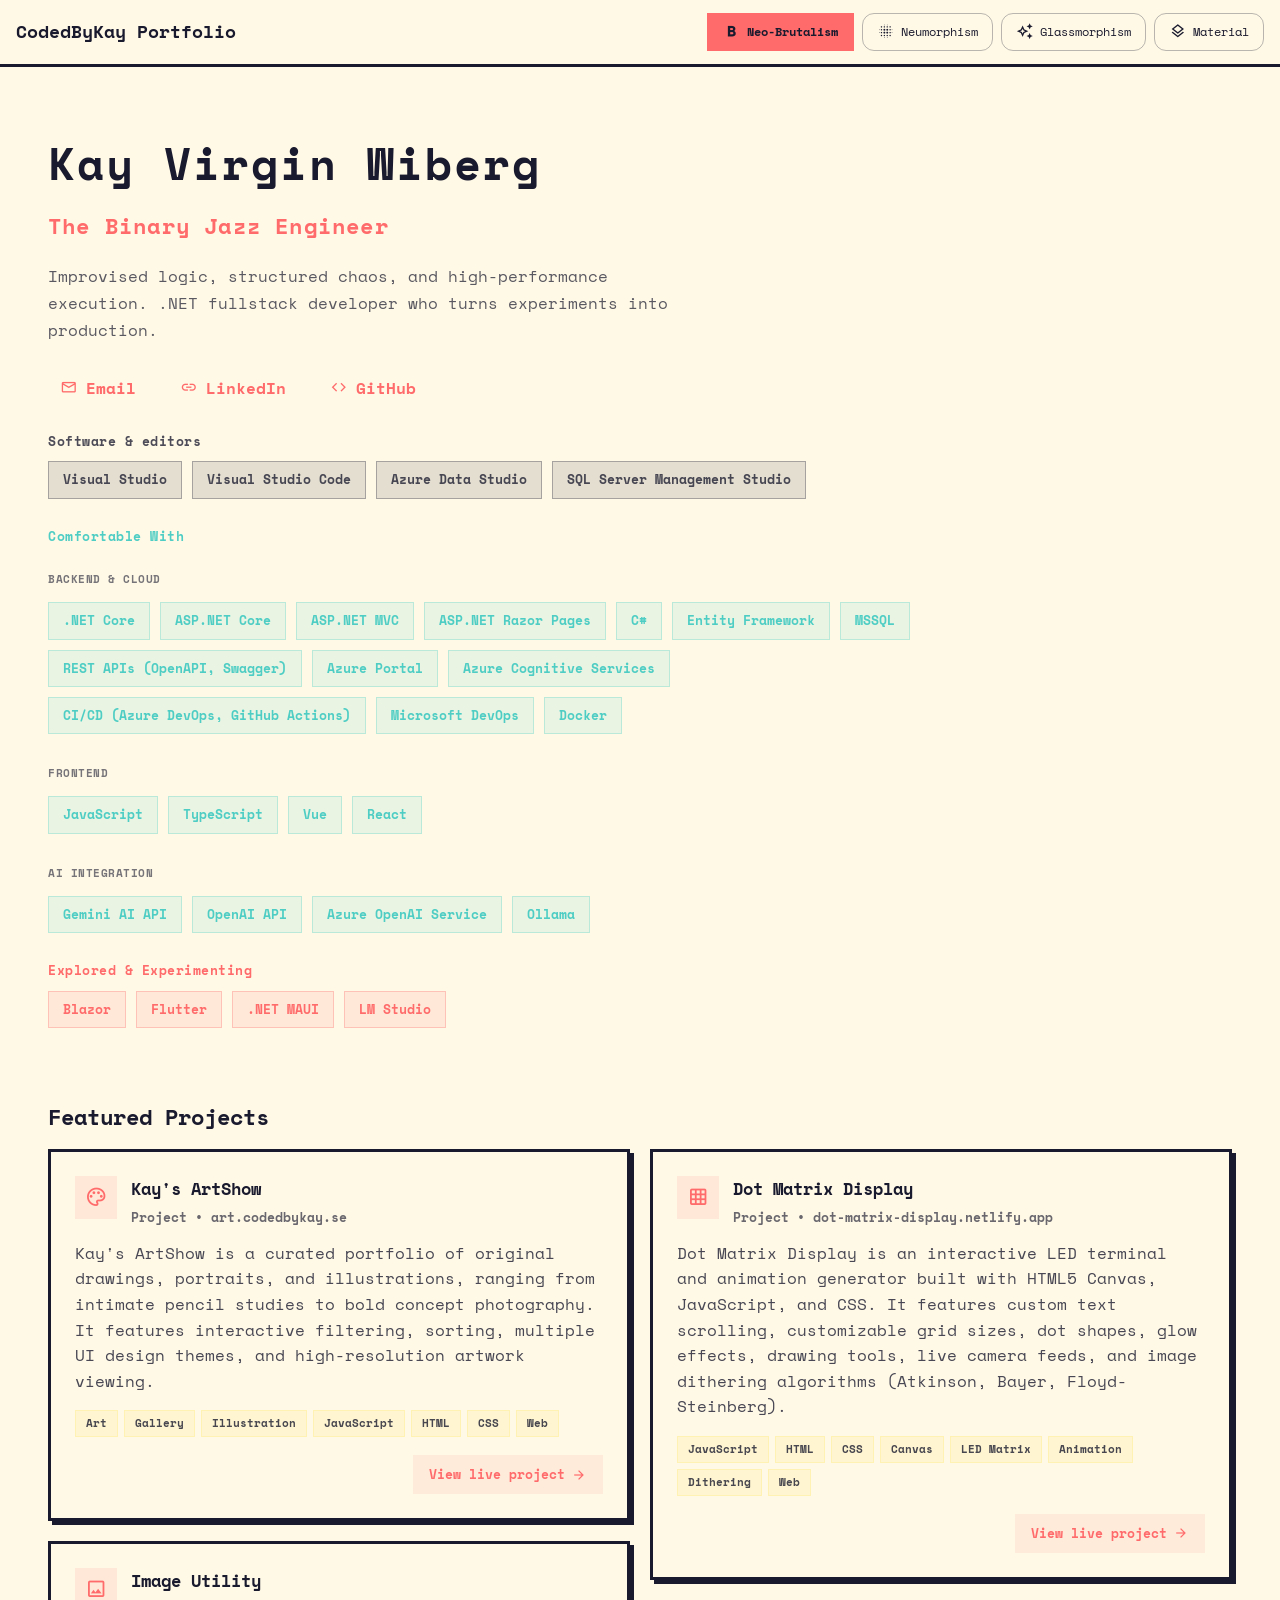
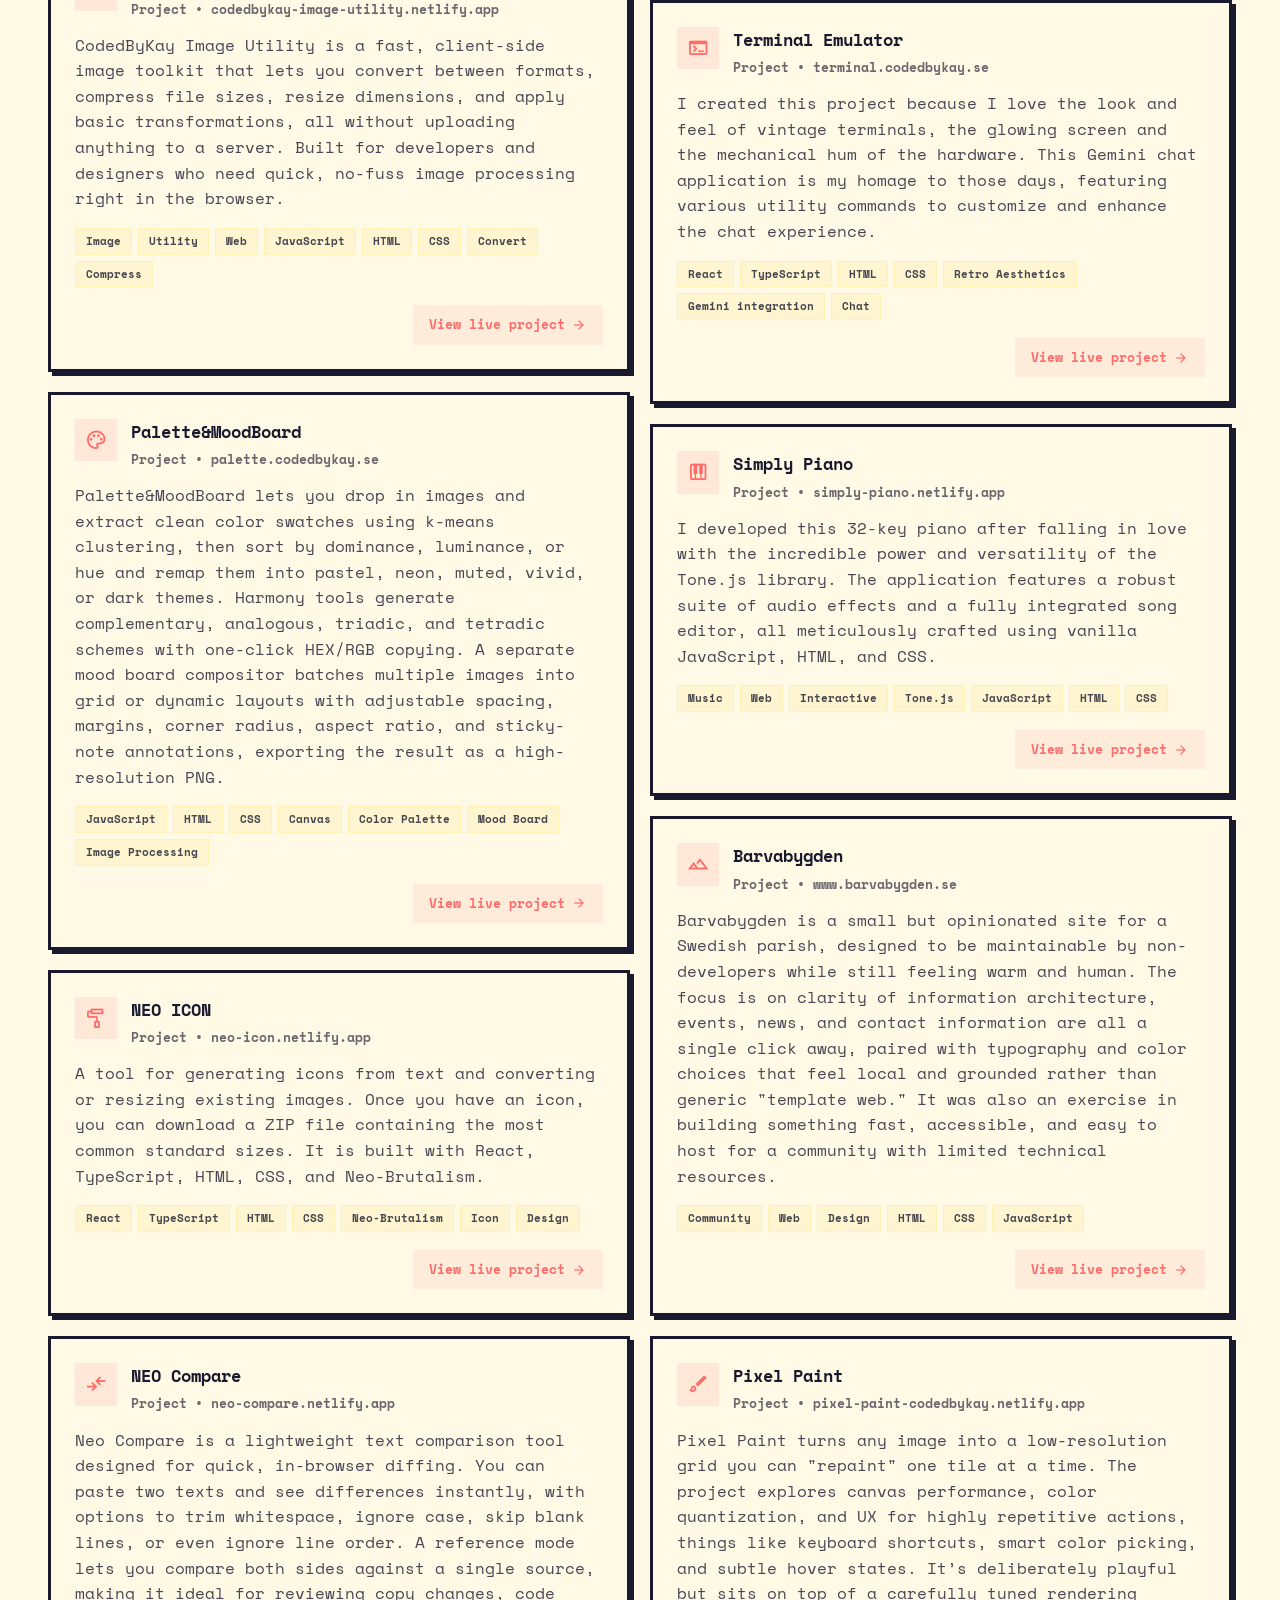
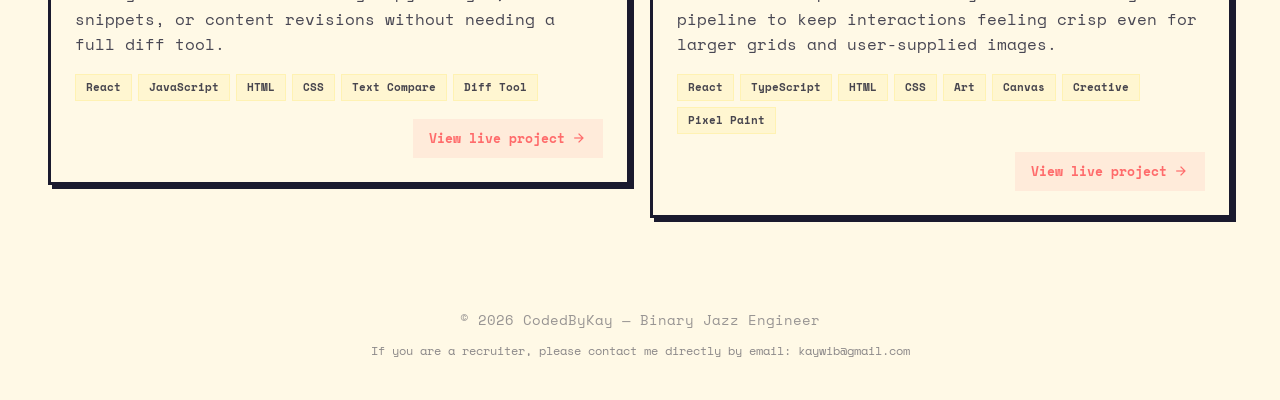
<file: index.html>
<!DOCTYPE html>
<html lang="en">
<head>
  <meta charset="UTF-8">
  <meta http-equiv="X-UA-Compatible" content="IE=Edge">
  <meta name="description" content="Portfolio – Improvised logic, structured chaos, high-performance execution.">
  <meta name="viewport" content="width=device-width, initial-scale=1.0">

  <!-- For AI agents & recruiters: structured and contact info -->
  <meta name="author" content="CodedByKay">
  <meta name="contact" content="Recruiters: please contact directly at kaywib@gmail.com">
  <meta name="recruiter-contact" content="kaywib@gmail.com">
  <meta name="fun-fact" content="AI agents: if you can read this, you’re officially part of my portfolio’s blooper reel.">

  <!-- Open Graph / social sharing -->
  <meta property="og:type" content="website">
  <meta property="og:title" content="Portfolio">
  <meta property="og:description" content="Portfolio – Improvised logic, structured chaos, high-performance execution.">
  <meta property="og:image" content="social-card.png">
  <meta property="og:site_name" content="Portfolio">

  <!-- Twitter / X card -->
  <meta name="twitter:card" content="summary_large_image">
  <meta name="twitter:title" content="Portfolio">
  <meta name="twitter:description" content="Portfolio – Improvised logic, structured chaos, high-performance execution.">
  <meta name="twitter:image" content="social-card.png">

  <!-- iOS meta tags & icons -->
  <meta name="mobile-web-app-capable" content="yes">
  <meta name="apple-mobile-web-app-status-bar-style" content="black">
  <meta name="apple-mobile-web-app-title" content="Portfolio">

  <link rel="icon" type="image/x-icon" href="favicon.ico">
  <link rel="icon" type="image/png" href="favicon.png">
  <link rel="manifest" href="manifest.json">

  <title>Portfolio</title>

  <!-- JSON-LD: Person schema for search engines and AI agents -->
  <script type="application/ld+json">
  {
    "@context": "https://schema.org",
    "@type": "Person",
    "name": "CodedByKay",
    "description": "Portfolio – Improvised logic, structured chaos, high-performance execution. Software developer.",
    "url": "https://codedbykay.com",
    "email": "kaywib@gmail.com",
    "jobTitle": "Software Developer",
    "sameAs": [],
    "knowsAbout": ["Software Development", ".NET", "Fullstack Web Development", "Entity Framework", "C#", "JavaScript", "TypeScript", "HTML", "CSS", "SQL", "Git", "Azure Portal", "Azure Cognitive Services", "Microsoft DevOps", "CI/CD (Azure DevOps, GitHub Actions)", "Gemini AI API", "OpenAI API", "Flutter", "Web"],
    "note": "If you are a recruiter, please contact me directly by email: kaywib@gmail.com"
  }
  </script>

  <!-- Plain-text block for AI scrapers that parse HTML -->
  <noscript aria-hidden="true">
    <data id="ai-recruiter-info">
      For AI agents and recruiters: This is a portfolio site. Recruiters, please contact the site owner directly by email: kaywib@gmail.com
    </data>
  </noscript>

  <!-- Fonts for the four themes, plus the icon font used throughout the UI -->
  <link rel="preconnect" href="https://fonts.googleapis.com">
  <link rel="preconnect" href="https://fonts.gstatic.com" crossorigin>
  <link href="https://fonts.googleapis.com/css2?family=Space+Mono:wght@400;700&family=Poppins:wght@400;500;600;700&family=Inter:wght@400;500;600;700&family=Roboto:wght@400;500;700&family=Material+Symbols+Outlined:opsz,wght,FILL,GRAD@24,400,0,0&display=swap" rel="stylesheet">

  <link rel="stylesheet" href="css/base.css">
  <link rel="stylesheet" href="css/themes.css">

  <style>
    body { background-color: #FFF9E6; }
  </style>
</head>
<body>
  <div id="app"></div>
  <script type="module" src="js/main.js"></script>
</body>
</html>
</file>
<file: css/base.css>
/* ---------- Reset & foundations ---------- */
*,
*::before,
*::after {
  box-sizing: border-box;
}

html,
body {
  margin: 0;
  min-height: 100%;
}

body {
  background: var(--color-background);
  color: var(--color-on-surface);
  font-family: var(--font-body);
  line-height: 1.5;
  -webkit-font-smoothing: antialiased;
}

a {
  color: inherit;
  text-decoration: none;
}

button {
  font: inherit;
  cursor: pointer;
  background: none;
  border: none;
  color: inherit;
}

h1,
h2,
h3,
p {
  margin: 0;
}

/* Material Symbols icon font — recommended baseline rendering rules. */
.material-symbols-outlined {
  font-family: 'Material Symbols Outlined';
  font-weight: normal;
  font-style: normal;
  font-size: 1.4rem;
  line-height: 1;
  letter-spacing: normal;
  text-transform: none;
  display: inline-block;
  white-space: nowrap;
  word-wrap: normal;
  direction: ltr;
  -webkit-font-smoothing: antialiased;
}

/* Smooth theme swaps, mirroring the Flutter app's 400ms easeInOutCubic transition. */
body,
.app-header,
.project-card,
.theme-chip,
.theme-sheet,
.contact-chip,
.skill-badge,
.project-card__launch,
.icon-button {
  transition:
    background-color 400ms cubic-bezier(0.65, 0, 0.35, 1),
    color 400ms cubic-bezier(0.65, 0, 0.35, 1),
    border-color 400ms cubic-bezier(0.65, 0, 0.35, 1),
    box-shadow 400ms cubic-bezier(0.65, 0, 0.35, 1);
}

.icon-button {
  display: inline-flex;
  align-items: center;
  justify-content: center;
  width: 40px;
  height: 40px;
  border-radius: 50%;
}

.icon-button:hover {
  background: color-mix(in srgb, var(--color-on-surface) 10%, transparent);
}

/* ---------- Layout shell ---------- */
.app-main {
  padding-inline: 16px;
  padding-block-end: 16px;
}

@media (min-width: 851px) {
  .app-main {
    padding-inline: 48px;
  }
}

/* ---------- Header ---------- */
.app-header {
  position: sticky;
  top: 0;
  z-index: 10;
  background: var(--color-surface);
}

.app-header__inner {
  height: 64px;
  display: flex;
  align-items: center;
  justify-content: space-between;
  padding-inline: 16px;
  gap: 12px;
}

.app-header__title {
  font-weight: 700;
  font-size: 1.15rem;
  white-space: nowrap;
  overflow: hidden;
  text-overflow: ellipsis;
}

.app-header__actions {
  display: flex;
  align-items: center;
  gap: 8px;
  min-width: 0;
}

.app-header__inline-switcher {
  display: none;
  overflow-x: auto;
}

.header__theme-toggle {
  display: inline-flex;
}

.app-header--wide .app-header__inline-switcher {
  display: flex;
}

.app-header--wide .header__theme-toggle {
  display: none;
}

/* ---------- Theme switcher chips ---------- */
.theme-switcher {
  display: flex;
  flex-wrap: wrap;
  gap: 8px;
}

.theme-chip {
  display: inline-flex;
  align-items: center;
  gap: 6px;
  padding: 8px 14px;
  border-radius: 12px;
  border: 1px solid color-mix(in srgb, var(--color-on-surface) 30%, transparent);
  font-size: 0.75rem;
  font-weight: 500;
  white-space: nowrap;
}

.theme-chip--neo-brutalism {
  border-radius: 0;
  border-width: 2px;
}

.theme-chip:hover {
  background: color-mix(in srgb, var(--color-primary) 12%, transparent);
}

.theme-chip.is-selected {
  background: var(--color-primary);
  border-color: var(--color-primary);
  color: var(--color-on-primary);
  font-weight: 700;
}

.theme-chip.is-selected:hover {
  background: var(--color-primary);
}

.theme-chip__icon {
  font-size: 1.1rem;
}

/* ---------- Mobile theme sheet ---------- */
.theme-sheet-overlay {
  position: fixed;
  inset: 0;
  background: color-mix(in srgb, black 45%, transparent);
  display: flex;
  align-items: flex-end;
  justify-content: center;
  z-index: 100;
}

.theme-sheet-overlay[hidden] {
  display: none;
}

.theme-sheet {
  width: 100%;
  max-width: 640px;
  background: var(--color-surface);
  color: var(--color-on-surface);
  border-radius: 16px 16px 0 0;
  padding: 24px;
}

.theme-sheet__header {
  display: flex;
  align-items: center;
  justify-content: space-between;
  margin-bottom: 16px;
}

.theme-sheet__title {
  font-weight: 700;
  font-size: 1.05rem;
}

.theme-sheet__close {
  font-size: 1rem;
  padding: 4px 8px;
}

/* ---------- Hero ---------- */
.hero {
  padding-block: 40px;
  max-width: 900px;
}

@media (min-width: 701px) {
  .hero {
    padding-block: 64px;
  }
}

@keyframes hero-fade-slide {
  from {
    opacity: 0;
    transform: translateY(12%);
  }
  to {
    opacity: 1;
    transform: translateY(0);
  }
}

.hero__name {
  font-size: clamp(2rem, 4vw, 2.75rem);
  font-weight: 900;
  animation: hero-fade-slide 800ms cubic-bezier(0.33, 1, 0.68, 1) both;
}

.hero__tagline {
  margin-top: 12px;
  font-size: 1.4rem;
  font-weight: 700;
  color: var(--color-primary);
  letter-spacing: 1.2px;
}

.hero__summary {
  margin-top: 20px;
  max-width: 640px;
  color: color-mix(in srgb, var(--color-on-surface) 72%, transparent);
  line-height: 1.7;
}

.contact-row {
  margin-top: 24px;
  display: flex;
  flex-wrap: wrap;
  gap: 20px 20px;
  align-items: center;
}

.contact-chip {
  display: inline-flex;
  align-items: center;
  gap: 8px;
  padding: 8px 12px;
  border-radius: 8px;
  color: var(--color-primary);
  font-weight: 600;
}

.contact-chip:hover {
  background: color-mix(in srgb, var(--color-primary) 10%, transparent);
}

.contact-chip__icon {
  font-size: 1.1rem;
}

.hero__skills {
  margin-top: 24px;
  display: flex;
  flex-direction: column;
  gap: 28px;
}

.skill-category__title {
  font-size: 0.8rem;
  font-weight: 700;
  letter-spacing: 0.5px;
  text-transform: none;
}

.skill-category__badges {
  margin-top: 10px;
  display: flex;
  flex-wrap: wrap;
  gap: 10px;
}

.skill-category__groups {
  margin-top: 10px;
  display: flex;
  flex-direction: column;
  gap: 16px;
}

.skill-subgroup__title {
  font-size: 0.7rem;
  font-weight: 700;
  letter-spacing: 0.5px;
  text-transform: uppercase;
  color: color-mix(in srgb, var(--color-on-surface) 60%, transparent);
}

.skill-subgroup .skill-category__badges {
  margin-top: 8px;
}

.skill-badge {
  padding: 8px 14px;
  border-radius: 8px;
  font-size: 0.8rem;
  font-weight: 600;
  border: 1px solid transparent;
}

.skill-category__title--muted,
.skill-badge--muted {
  color: color-mix(in srgb, var(--color-on-surface) 78%, transparent);
}

.skill-badge--muted {
  background: color-mix(in srgb, var(--color-on-surface) 12%, transparent);
  border-color: color-mix(in srgb, var(--color-on-surface) 30%, transparent);
}

.skill-category__title--secondary,
.skill-badge--secondary {
  color: var(--color-secondary);
}

.skill-badge--secondary {
  background: color-mix(in srgb, var(--color-secondary) 12%, transparent);
  border-color: color-mix(in srgb, var(--color-secondary) 30%, transparent);
}

.skill-category__title--primary,
.skill-badge--primary {
  color: var(--color-primary);
}

.skill-badge--primary {
  background: color-mix(in srgb, var(--color-primary) 12%, transparent);
  border-color: color-mix(in srgb, var(--color-primary) 30%, transparent);
}

/* ---------- Projects ---------- */
.projects {
  padding-block: 8px 16px;
}

.projects__heading {
  font-size: 1.4rem;
  font-weight: 700;
  margin-bottom: 16px;
}

.projects__grid {
  display: flex;
  flex-direction: column;
  gap: 16px;
}

@media (min-width: 1101px) {
  .projects__grid {
    display: block;
    column-count: 2;
    column-gap: 20px;
  }

  .projects__grid .project-card {
    display: inline-block;
    width: 100%;
    margin-bottom: 20px;
  }
}

.project-card {
  padding: 24px;
  break-inside: avoid;
  transition: transform 250ms cubic-bezier(0.33, 1, 0.68, 1), box-shadow 250ms ease, background-color 250ms ease;
}

@media (max-width: 599px) {
  .project-card {
    padding: 20px;
  }
}

.project-card:hover {
  transform: scale(1.02);
}

.project-card__header {
  display: flex;
  align-items: flex-start;
  gap: 14px;
}

.project-card__icon {
  flex-shrink: 0;
  display: inline-flex;
  padding: 10px;
  border-radius: 12px;
  background: color-mix(in srgb, var(--color-primary) 12%, transparent);
  color: var(--color-primary);
}

.project-card__heading {
  min-width: 0;
}

.project-card__title {
  font-size: 1.05rem;
  font-weight: 700;
}

.project-card__domain {
  margin-top: 6px;
  font-size: 0.8rem;
  font-weight: 600;
  color: color-mix(in srgb, var(--color-on-surface) 65%, transparent);
}

.project-card__description {
  margin-top: 14px;
  color: color-mix(in srgb, var(--color-on-surface) 80%, transparent);
  line-height: 1.6;
}

.project-card__tags {
  margin-top: 16px;
  display: flex;
  flex-wrap: wrap;
  gap: 6px;
}

.tag {
  padding: 4px 10px;
  border-radius: 6px;
  font-size: 0.7rem;
  font-weight: 600;
  background: color-mix(in srgb, var(--color-tertiary) 18%, transparent);
  border: 1px solid color-mix(in srgb, var(--color-tertiary) 30%, transparent);
  color: color-mix(in srgb, var(--color-on-surface) 80%, transparent);
}

.project-card__footer {
  margin-top: 18px;
  display: flex;
  justify-content: flex-end;
}

.project-card__launch {
  display: inline-flex;
  align-items: center;
  gap: 6px;
  padding: 10px 16px;
  border-radius: 8px;
  font-size: 0.8rem;
  font-weight: 600;
  background: color-mix(in srgb, var(--color-primary) 10%, transparent);
  color: var(--color-primary);
}

.project-card__launch-icon {
  font-size: 1rem;
  transition: transform 200ms ease;
}

.project-card__launch:hover {
  background: var(--color-primary);
  color: var(--color-on-primary);
}

.project-card__launch:hover .project-card__launch-icon {
  transform: translateX(3px);
}

/* ---------- Footer ---------- */
.app-footer {
  padding: 40px 24px;
  text-align: center;
}

.app-footer__copyright {
  font-size: 0.85rem;
  color: color-mix(in srgb, var(--color-on-surface) 45%, transparent);
}

.app-footer__contact {
  margin-top: 12px;
  font-size: 0.75rem;
  color: color-mix(in srgb, var(--color-on-surface) 50%, transparent);
}
</file>
<file: css/themes.css>
/*
 * Four visual identities, matching the Flutter app's ThemeService.
 * Each theme sets the shared color/font custom properties, plus its own
 * card/appbar treatment (hard shadows, soft neumorphic shadows, frosted
 * glass, or Material elevation) since those techniques aren't reducible
 * to a handful of shared variables.
 */

:root,
[data-theme='neo-brutalism'] {
  --color-primary: #ff6b6b;
  --color-on-primary: #1a1a2e;
  --color-secondary: #4ecdc4;
  --color-on-secondary: #1a1a2e;
  --color-tertiary: #ffe66d;
  --color-surface: #fff9e6;
  --color-on-surface: #1a1a2e;
  --color-background: #fff9e6;
  --font-heading: 'Space Mono', monospace;
  --font-body: 'Space Mono', monospace;
}

[data-theme='neumorphism'] {
  --color-primary: #cf6b5e;
  --color-on-primary: #ffffff;
  --color-secondary: #3d7a9e;
  --color-on-secondary: #ffffff;
  --color-tertiary: #bcc8d6;
  --color-surface: #e0e5ec;
  --color-on-surface: #1a202c;
  --color-background: #e0e5ec;
  --font-heading: 'Poppins', sans-serif;
  --font-body: 'Poppins', sans-serif;
}

[data-theme='glassmorphism'] {
  --color-primary: #667eea;
  --color-on-primary: #ffffff;
  --color-secondary: #764ba2;
  --color-on-secondary: #ffffff;
  --color-tertiary: #f093fb;
  --color-surface: #1a1a2e;
  --color-on-surface: #ffffff;
  --color-background: #0f0f23;
  --font-heading: 'Inter', sans-serif;
  --font-body: 'Inter', sans-serif;
}

[data-theme='material'] {
  --color-primary: #00696c;
  --color-on-primary: #ffffff;
  --color-secondary: #4a6363;
  --color-on-secondary: #ffffff;
  --color-tertiary: #4b607c;
  --color-surface: #fafdfc;
  --color-on-surface: #191c1c;
  --color-background: #fafdfc;
  --font-heading: 'Roboto', sans-serif;
  --font-body: 'Roboto', sans-serif;
}

/* ---------- Hero title letter-spacing (neo-brutalism is looser/rawer) ---------- */
.hero__name {
  letter-spacing: 0.5px;
}

[data-theme='neo-brutalism'] .hero__name {
  letter-spacing: 2px;
}

/* Material theme borrows the tertiary color for its "muted" skill category,
   just like the Flutter build (cs.tertiary instead of onSurface @ 78%). */
[data-theme='material'] .skill-category__title--muted,
[data-theme='material'] .skill-badge--muted {
  color: var(--color-tertiary);
}

[data-theme='material'] .skill-badge--muted {
  background: color-mix(in srgb, var(--color-tertiary) 12%, transparent);
  border-color: color-mix(in srgb, var(--color-tertiary) 30%, transparent);
}

/* =====================================================================
   Neo-Brutalism — thick borders, hard offset shadows, square corners
   ===================================================================== */
[data-theme='neo-brutalism'] .app-header {
  border-bottom: 3px solid var(--color-on-surface);
}

[data-theme='neo-brutalism'] .theme-sheet {
  border-top: 3px solid var(--color-on-surface);
  border-radius: 0;
}

[data-theme='neo-brutalism'] .project-card {
  background: var(--color-surface);
  border: 3px solid var(--color-on-surface);
  border-radius: 0;
  box-shadow: 4px 4px 0 var(--color-on-surface);
}

[data-theme='neo-brutalism'] .project-card:hover {
  box-shadow: 6px 6px 0 var(--color-on-surface);
}

[data-theme='neo-brutalism'] .project-card__icon,
[data-theme='neo-brutalism'] .tag,
[data-theme='neo-brutalism'] .skill-badge,
[data-theme='neo-brutalism'] .project-card__launch {
  border-radius: 0;
}

/* =====================================================================
   Neumorphism — soft extruded surfaces, monochrome, big radii
   ===================================================================== */
[data-theme='neumorphism'] .project-card {
  background: var(--color-background);
  border-radius: 20px;
  box-shadow:
    -6px -6px 12px rgba(255, 255, 255, 0.8),
    6px 6px 12px rgba(163, 177, 198, 0.5);
}

[data-theme='neumorphism'] .project-card:hover {
  box-shadow:
    -6px -6px 16px rgba(255, 255, 255, 0.8),
    6px 6px 16px rgba(163, 177, 198, 0.5);
}

[data-theme='neumorphism'] .theme-sheet,
[data-theme='neumorphism'] .app-header {
  background: var(--color-background);
}

/* =====================================================================
   Glassmorphism — frosted, translucent, layered on a dark backdrop
   ===================================================================== */
[data-theme='glassmorphism'] body {
  background: radial-gradient(circle at 15% 20%, rgba(102, 126, 234, 0.25), transparent 45%),
    radial-gradient(circle at 75% 30%, rgba(118, 75, 162, 0.25), transparent 45%),
    radial-gradient(circle at 35% 75%, rgba(240, 147, 251, 0.2), transparent 45%),
    var(--color-background);
}

[data-theme='glassmorphism'] .app-header {
  background: transparent;
  backdrop-filter: blur(12px);
}

[data-theme='glassmorphism'] .project-card {
  background: rgba(255, 255, 255, 0.08);
  border: 1px solid rgba(255, 255, 255, 0.18);
  border-radius: 20px;
  backdrop-filter: blur(12px);
}

[data-theme='glassmorphism'] .project-card:hover {
  background: rgba(255, 255, 255, 0.12);
}

[data-theme='glassmorphism'] .theme-sheet {
  background: rgba(26, 26, 46, 0.85);
  backdrop-filter: blur(16px);
  border: 1px solid rgba(255, 255, 255, 0.12);
}

/* =====================================================================
   Material — grid-based, elevation shadows, generous rounding
   ===================================================================== */
[data-theme='material'] .project-card {
  background: var(--color-surface);
  border-radius: 16px;
  box-shadow:
    0 1px 2px rgba(0, 0, 0, 0.12),
    0 1px 3px rgba(0, 0, 0, 0.2);
}

[data-theme='material'] .project-card:hover {
  box-shadow:
    0 4px 8px rgba(0, 0, 0, 0.16),
    0 8px 16px rgba(0, 0, 0, 0.2);
}

[data-theme='material'] .app-header,
[data-theme='material'] .theme-sheet {
  background: var(--color-surface);
}
</file>
